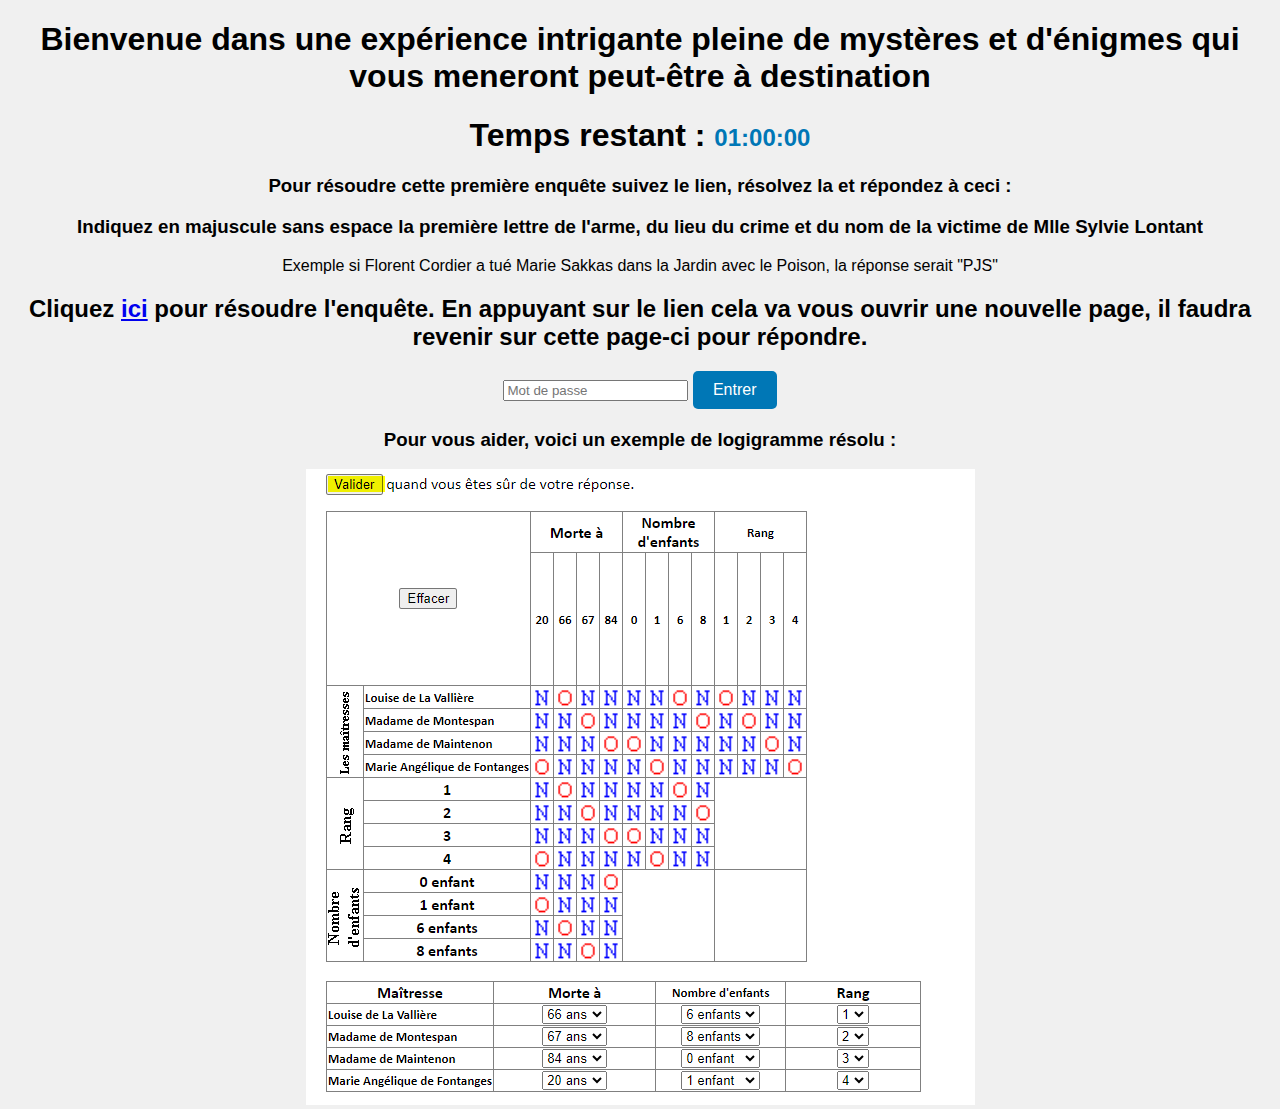
<file: index.html>
<!DOCTYPE html>
<html lang="fr">
<head>
    <meta charset="UTF-8">
    <meta name="viewport" content="width=device-width, initial-scale=1.0">
    <h1>Bienvenue dans une expérience intrigante pleine de mystères et d'énigmes qui vous meneront peut-être à destination</h1>
    <link rel="stylesheet" href="style.css">
</head>
<body>

<div id="timer">
    <h1>Temps restant : <span id="countdown">01:00:00</span></h1>
</div>
    <h3>Pour résoudre cette première enquête suivez le lien, résolvez la et répondez à ceci :</h3>
    <h3>Indiquez en majuscule sans espace la première lettre de l'arme, du lieu du crime et du nom de la victime de Mlle Sylvie Lontant</h3>
    <p>Exemple si Florent Cordier a tué Marie Sakkas dans la Jardin avec le Poison, la réponse serait "PJS" </p>
<div id="link-container">
    <h2>Cliquez <a href="https://homeomath2.imingo.net/logigram7.htm" target="_blank">ici</a> pour résoudre l'enquête. En appuyant sur le lien cela va vous ouvrir une nouvelle page, il faudra revenir sur cette page-ci pour répondre.</h2>
</div>

<div class="password-form">
    <input type="text" id="password" placeholder="Mot de passe">
    <button onclick="checkPassword('RJG', 'index2.html')">Entrer</button>
    <p id="error-message"></p>
</div>

<div id="image-container">
    <h3>Pour vous aider, voici un exemple de logigramme résolu : </h3>
    <img src="Exemple enigme 1.PNG" alt="Image 1">
</div>

<script src="script.js"></script>
</body>
</html>
</file>
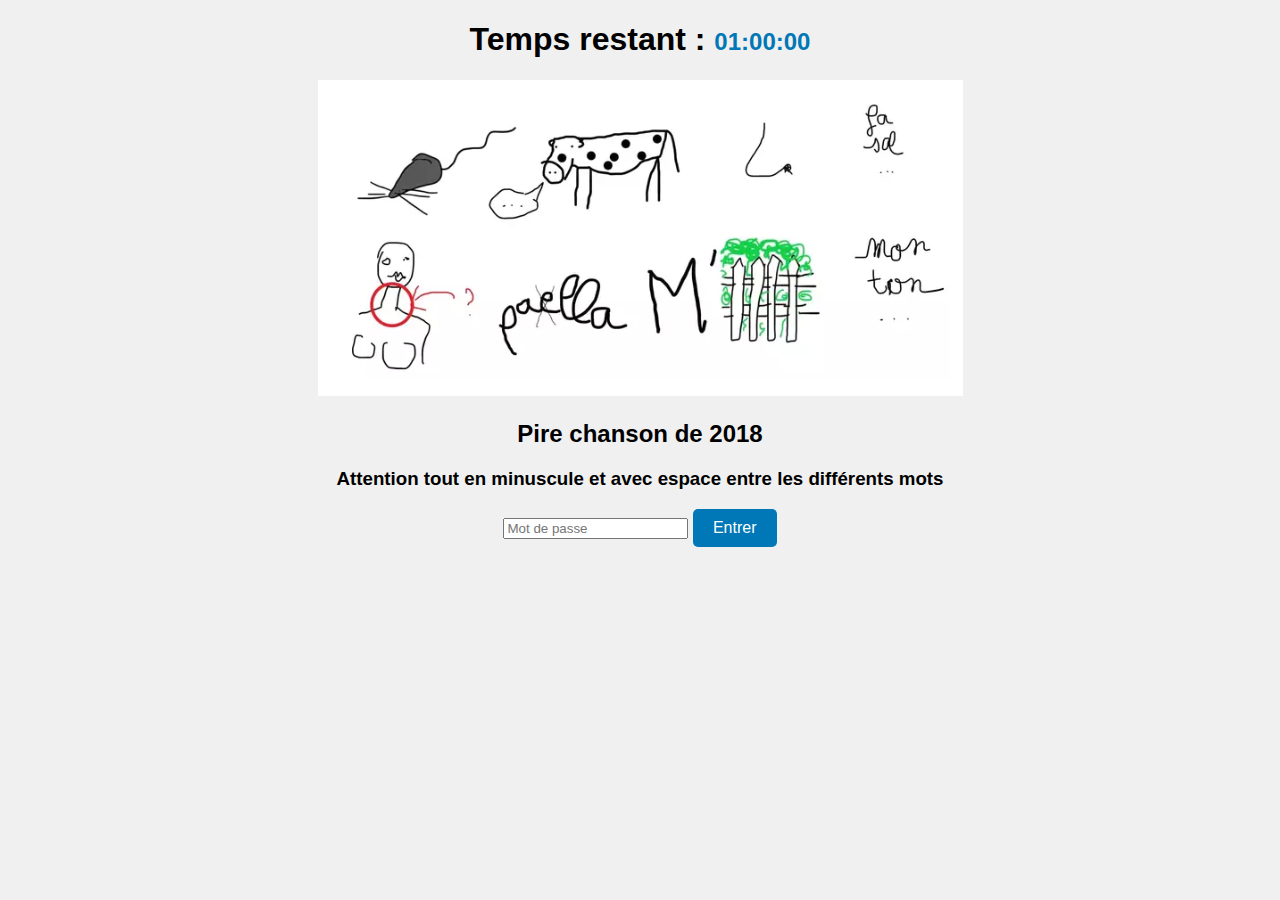
<file: index2.html>
<!DOCTYPE html>
<html lang="fr">
<head>
    <meta charset="UTF-8">
    <meta name="viewport" content="width=device-width, initial-scale=1.0">
    <title>Étape 2</title>
    <link rel="stylesheet" href="style2.css">
</head>
<body>

<div id="timer">
    <h1>Temps restant : <span id="countdown">01:00:00</span></h1>
</div>

<div id="image-container">
    <img src="Rebus.PNG" alt="Image 2">
</div>

<div class="password-form">
    <h2>Pire chanson de 2018</h2>
    <h3>Attention tout en minuscule et avec espace entre les différents mots</h3>
    <input type="text" id="password" placeholder="Mot de passe">
    <button onclick="checkPassword('ramenez la coupe à la maison', 'index3.html')">Entrer</button>
    <p id="error-message"></p>
</div>

<script src="script2.js"></script>
</body>
</html>
</file>
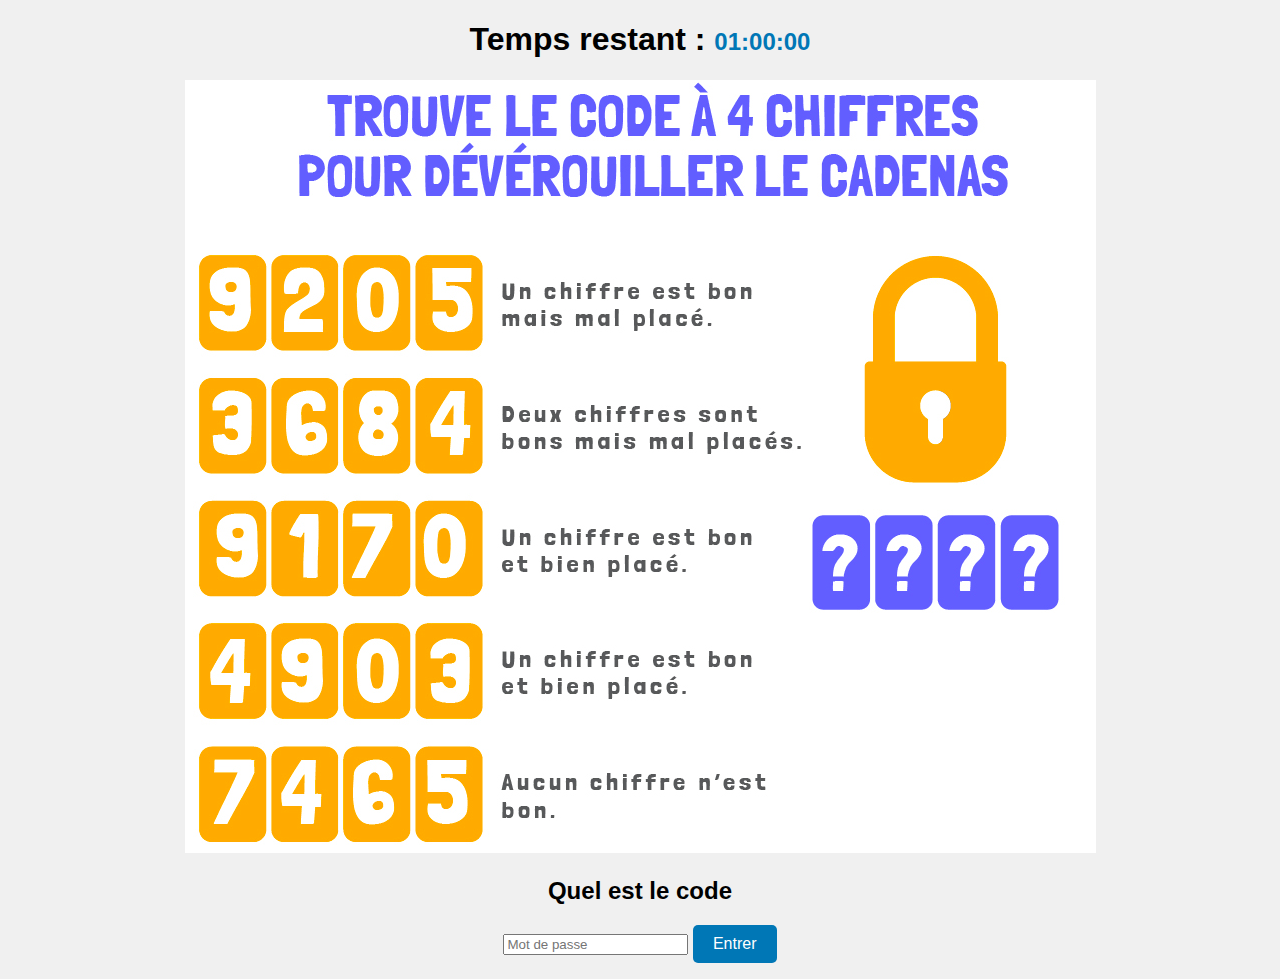
<file: index3.html>
<!DOCTYPE html>
<html lang="fr">
<head>
    <meta charset="UTF-8">
    <meta name="viewport" content="width=device-width, initial-scale=1.0">
    <title>Étape 3</title>
    <link rel="stylesheet" href="style3.css">
</head>
<body>

<div id="timer">
    <h1>Temps restant : <span id="countdown">01:00:00</span></h1>
</div>

<div id="image-container">
    <img src="Cadenas.PNG" alt="Image 3">
</div>

<div class="password-form">
    <h2>Quel est le code</h2>
    <input type="text" id="password" placeholder="Mot de passe">
    <button onclick="checkPassword('8123', 'index4.html')">Entrer</button>
    <p id="error-message"></p>
</div>

<script src="script3.js"></script>
</body>
</html>
</file>
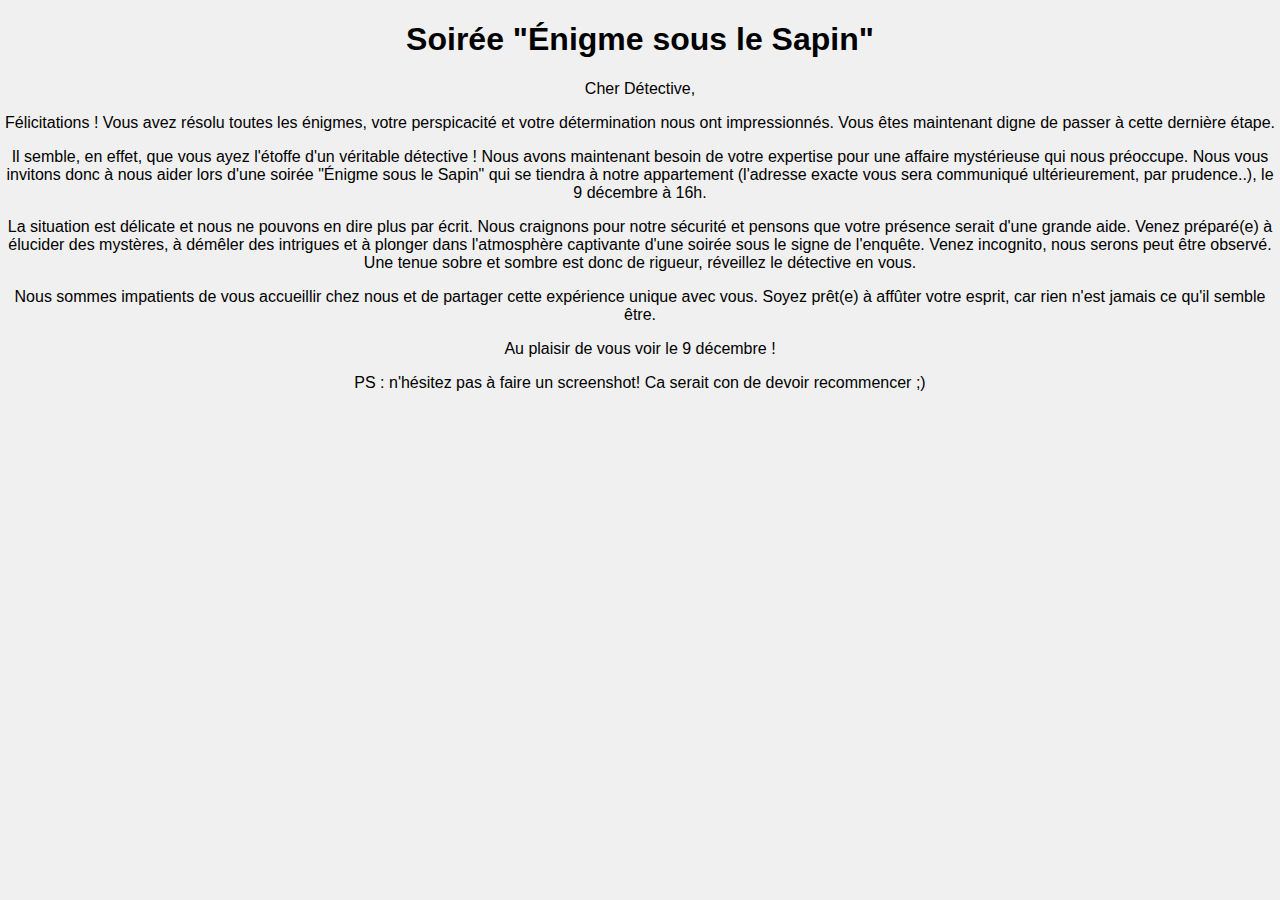
<file: index4.html>
<!DOCTYPE html>
<html lang="fr">
<head>
    <meta charset="UTF-8">
    <meta name="viewport" content="width=device-width, initial-scale=1.0">
    <title>Soirée "Énigme sous le Sapin"</title>
    <link rel="stylesheet" href="style.css">
</head>
<body>

<header>
    <h1>Soirée "Énigme sous le Sapin"</h1>
</header>

<section class="invitation">
    <p>Cher Détective,</p>

    <p>Félicitations ! Vous avez résolu toutes les énigmes, votre perspicacité et votre détermination nous ont impressionnés. Vous êtes maintenant digne de passer à cette dernière étape. </p>

    <p>Il semble, en effet, que vous ayez l'étoffe d'un véritable détective ! Nous avons maintenant besoin de votre expertise pour une affaire mystérieuse qui nous préoccupe. Nous vous invitons donc à nous aider lors d'une soirée "Énigme sous le Sapin" qui se tiendra à notre appartement (l'adresse exacte vous sera communiqué ultérieurement, par prudence..), le 9 décembre à 16h. </p>

    <p>La situation est délicate et nous ne pouvons en dire plus par écrit. Nous craignons pour notre sécurité et pensons que votre présence serait d'une grande aide. Venez préparé(e) à élucider des mystères, à démêler des intrigues et à plonger dans l'atmosphère captivante d'une soirée sous le signe de l'enquête. Venez incognito, nous serons peut être observé. Une tenue sobre et sombre est donc de rigueur, réveillez le détective en vous. </p>

    <p>Nous sommes impatients de vous accueillir chez nous et de partager cette expérience unique avec vous. Soyez prêt(e) à affûter votre esprit, car rien n'est jamais ce qu'il semble être. </p>

    <p>Au plaisir de vous voir le 9 décembre !</p>

    <p>PS : n'hésitez pas à faire un screenshot! Ca serait con de devoir recommencer ;) </p>

</section>

<script src="script.js"></script>
</body>
</html>
</file>
<file: style.css>
body {
    font-family: Arial, sans-serif;
    text-align: center;
    background-color: #f0f0f0;
    margin: 0;
    padding: 0;
}

#timer {
    margin-top: 20px;
}

#countdown {
    font-size: 24px;
    color: #0077b6;
}

#image-container {
    margin-top: 20px;
}

img {
    max-width: 100%;
    height: auto;
}

.password-form {
    margin-top: 20px;
}

input[type="password"] {
    padding: 10px;
    font-size: 16px;
    border: 1px solid #ccc;
    border-radius: 5px;
}

button {
    padding: 10px 20px;
    font-size: 16px;
    background-color: #0077b6;
    color: #fff;
    border: none;
    border-radius: 5px;
    cursor: pointer;
}

#error-message {
    color: red;
    margin-top: 10px;
}
</file>
<file: style2.css>
body {
    font-family: Arial, sans-serif;
    text-align: center;
    background-color: #f0f0f0;
    margin: 0;
    padding: 0;
}

#timer {
    margin-top: 20px;
}

#countdown {
    font-size: 24px;
    color: #0077b6;
}

#image-container {
    margin-top: 20px;
}

img {
    max-width: 100%;
    height: auto;
}

.password-form {
    margin-top: 20px;
}

input[type="password"] {
    padding: 10px;
    font-size: 16px;
    border: 1px solid #ccc;
    border-radius: 5px;
}

button {
    padding: 10px 20px;
    font-size: 16px;
    background-color: #0077b6;
    color: #fff;
    border: none;
    border-radius: 5px;
    cursor: pointer;
}

#error-message {
    color: red;
    margin-top: 10px;
}
</file>
<file: style3.css>
body {
    font-family: Arial, sans-serif;
    text-align: center;
    background-color: #f0f0f0;
    margin: 0;
    padding: 0;
}

#timer {
    margin-top: 20px;
}

#countdown {
    font-size: 24px;
    color: #0077b6;
}

#image-container {
    margin-top: 20px;
}

img {
    max-width: 100%;
    height: auto;
}

.password-form {
    margin-top: 20px;
}

input[type="password"] {
    padding: 10px;
    font-size: 16px;
    border: 1px solid #ccc;
    border-radius: 5px;
}

button {
    padding: 10px 20px;
    font-size: 16px;
    background-color: #0077b6;
    color: #fff;
    border: none;
    border-radius: 5px;
    cursor: pointer;
}

#error-message {
    color: red;
    margin-top: 10px;
}
</file>
